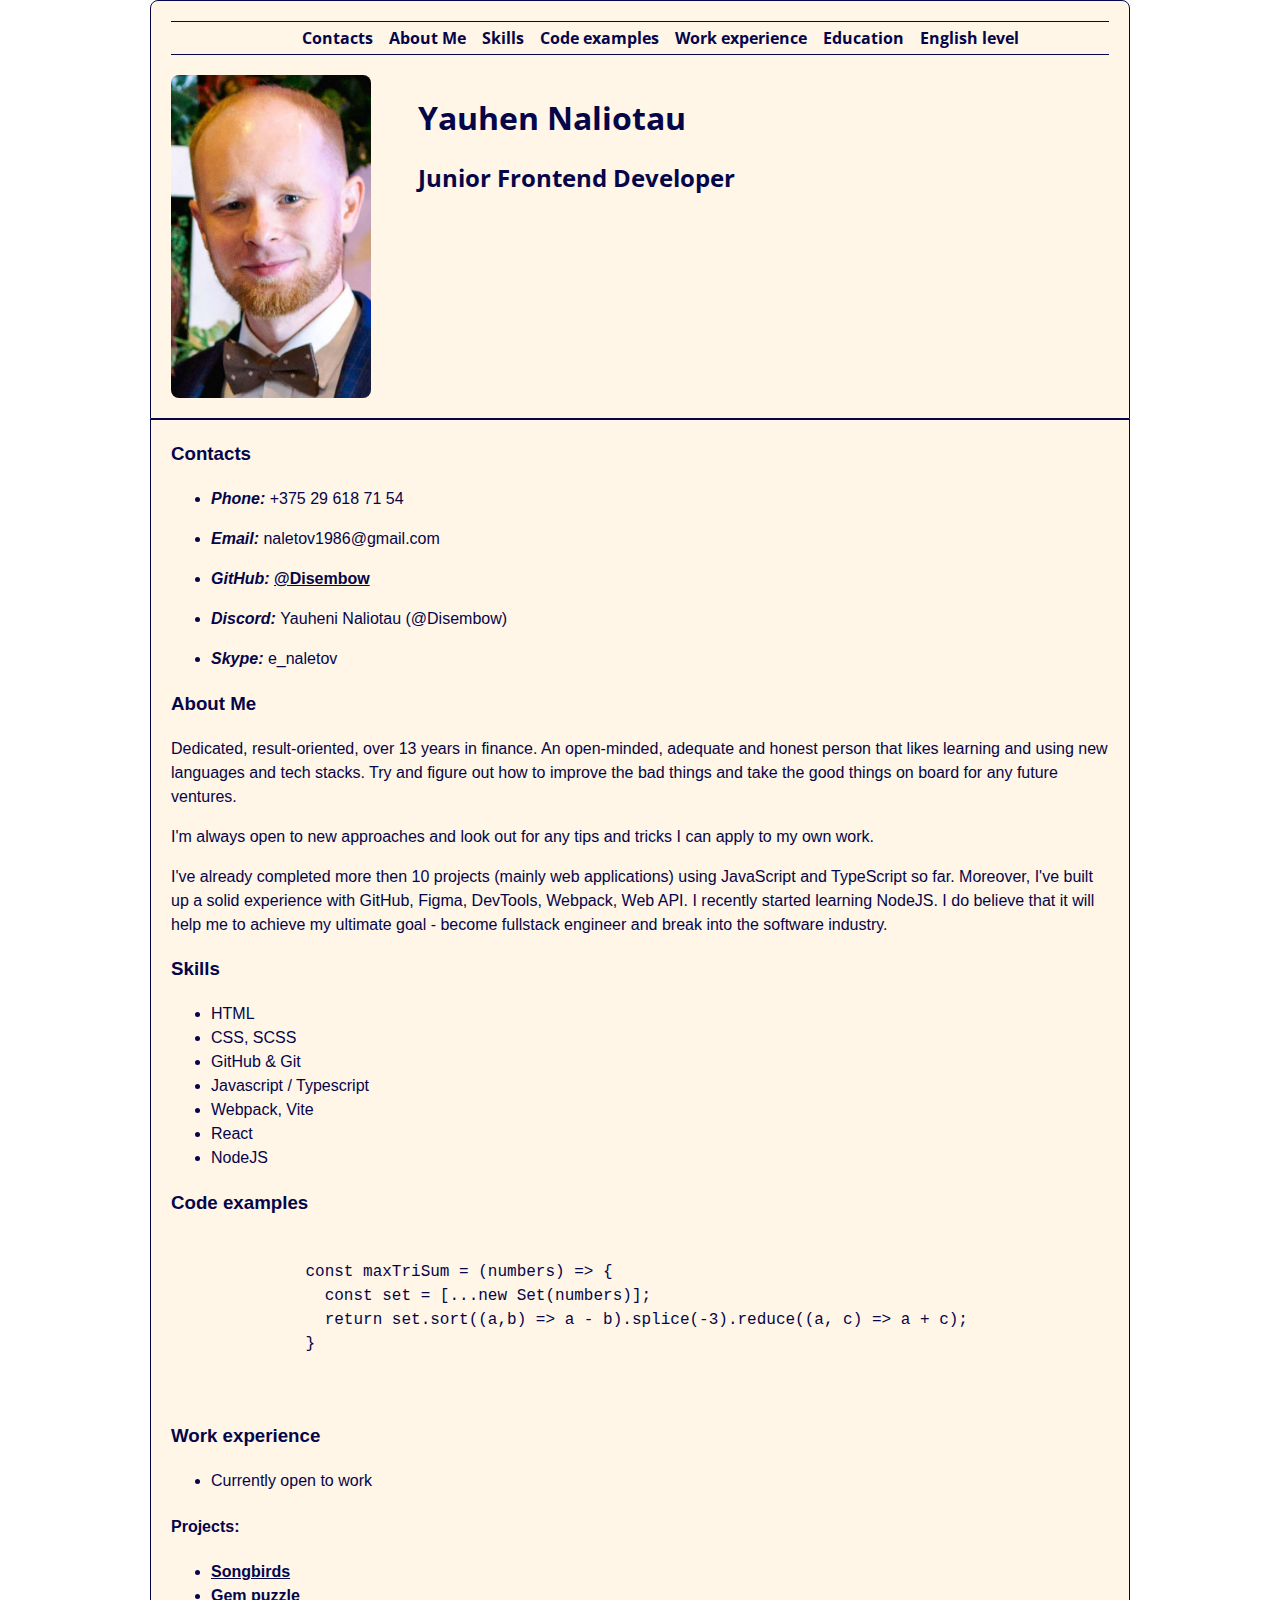
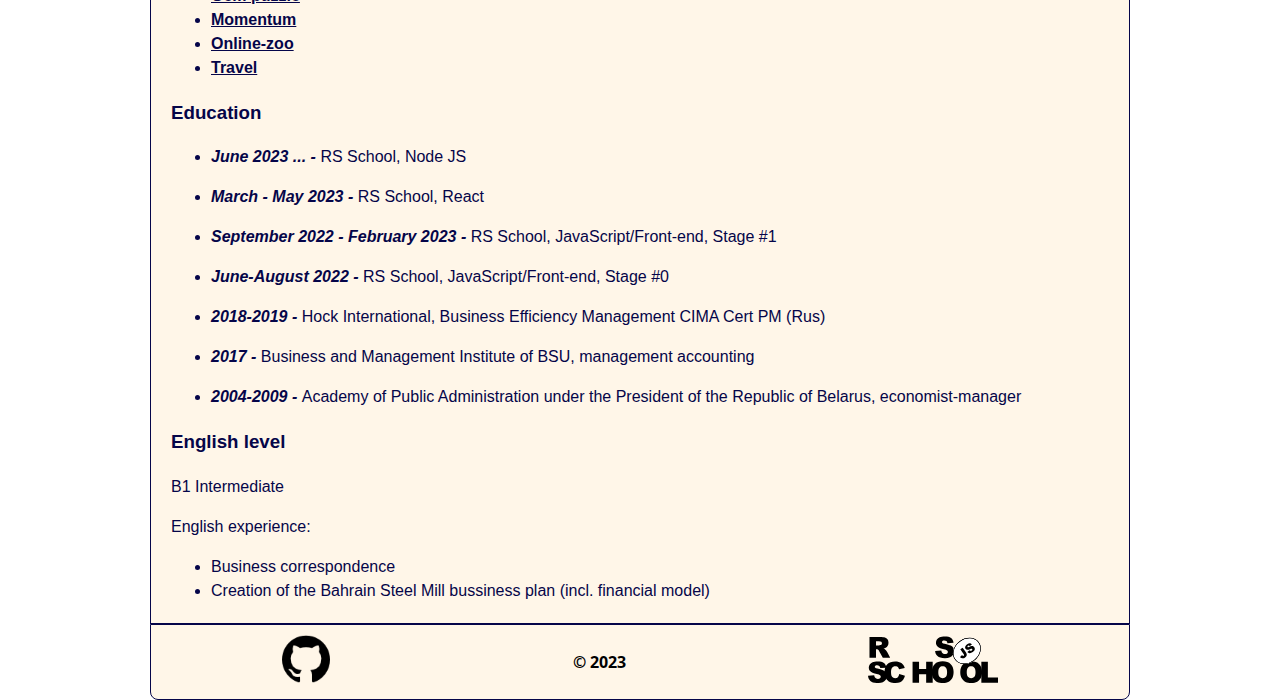
<file: index.html>
<!DOCTYPE html>
<html lang="en">
  <head>
    <meta charset="UTF-8">
    <meta http-equiv="X-UA-Compatible" content="IE=edge">
    <meta name="viewport" content="width=device-width, initial-scale=1.0">
    <link rel="stylesheet" href="style.css">
    <link rel="icon" href="./assets/img/icons8-cv-64x64.ico">
    <title>rsschool-html-cv</title>
  </head>
  <body>
    <header class="header">
      <div class="container">
        <nav class="nav">
          <ul class="nav-list">
            <li class="nav-item"><a href="#Contacts">Contacts</a></li>
            <li class="nav-item"><a href="#About-me">About Me</a></li>
            <li class="nav-item"><a href="#Skills">Skills</a></li>
            <li class="nav-item"><a href="#Code-examples">Code examples</a></li>
            <li class="nav-item"><a href="#Work-experience">Work experience</a></li>
            <li class="nav-item"><a href="#Education">Education</a></li>
            <li class="nav-item"><a href="#English-level">English level</a></li>
          </ul>
        </nav>
      </div>
      <div class="container">
        <div class="wrapper">
          <img class="photo" src="./assets/img/my-photo.png" alt="My photo" width="200">
          <div>
            <h1>Yauhen Naliotau</h1>
            <h2>Junior Frontend Developer</h2>
          </div>
        </div>
      </div>
    </header>

    <main class="main">
      <div class="container">
        <h3 id="Contacts">Contacts</h3>
        <ul>
          <li>
            <p>
              <span class="subtitle">Phone: </span>
              +375 29 618 71 54
            </p>
          </li>
          <li>
            <p><span class="subtitle">Email: </span>naletov1986@gmail.com</p>
          </li>
          <li>
            <p>
              <span class="subtitle">GitHub: </span>
              <a class="link" href="https://github.com/Disembow/">@Disembow</a>
            </p>
          </li>
          <li>
            <p>
              <span class="subtitle">Discord: </span>
              Yauheni Naliotau (@Disembow)
            </p>
          </li>
          <li>
            <p>
              <span class="subtitle">Skype: </span>
              e_naletov
            </p>
          </li>
        </ul>

        <article>
          <h3 id="About-me">About Me</h3>
          <p>
            Dedicated, result-oriented, over 13 years in finance. An open-minded, adequate and
            honest person that likes learning and using new languages and tech stacks. Try and
            figure out how to improve the bad things and take the good things on board for any
            future ventures.
          </p>
          <p>
            I'm always open to new approaches and look out for any tips and tricks I can apply to my
            own work.
          </p>
          <p>
            I've already completed more then 10 projects (mainly web applications) using JavaScript
            and TypeScript so far. Moreover, I've built up a solid experience with GitHub, Figma,
            DevTools, Webpack, Web API. I recently started learning NodeJS. I do believe that it
            will help me to achieve my ultimate goal - become fullstack engineer and break into the
            software industry.
          </p>
        </article>

        <section>
          <h3 id="Skills">Skills</h3>
          <ul>
            <li>HTML</li>
            <li>CSS, SCSS</li>
            <li>GitHub &amp; Git</li>
            <li>Javascript / Typescript</li>
            <li>Webpack, Vite</li>
            <li>React</li>
            <li>NodeJS</li>
          </ul>
        </section>

        <section>
          <h3 id="Code-examples">Code examples</h3>
          <pre>
            <code>
              const maxTriSum = (numbers) =&gt; {
                const set = [...new Set(numbers)];
                return set.sort((a,b) =&gt; a - b).splice(-3).reduce((a, c) =&gt; a + c);
              }
            </code>
          </pre>
        </section>

        <section>
          <h3 id="Work-experience">Work experience</h3>
          <ul>
            <li>Currently open to work</li>
          </ul>
          <h4>Projects:</h4>
          <ul>
            <li>
              <a
                class="link"
                href="https://rolling-scopes-school.github.io/disembow-JSFE2022Q3/songbird/"
                >Songbirds</a
              >
            </li>
            <li>
              <a
                class="link"
                href="https://rolling-scopes-school.github.io/disembow-JSFE2022Q3/gem-puzzle/src/"
                >Gem puzzle</a
              >
            </li>
            <li>
              <a
                class="link"
                href="https://rolling-scopes-school.github.io/disembow-JSFEPRESCHOOL2022Q2/momentum/"
                >Momentum</a
              >
            </li>
            <li>
              <a
                class="link"
                href="https://rolling-scopes-school.github.io/disembow-JSFE2022Q3/online-zoo/src/pages/main/index.html"
                >Online-zoo</a
              >
            </li>
            <li>
              <a
                class="link"
                href="https://rolling-scopes-school.github.io/disembow-JSFEPRESCHOOL2022Q2/travel/"
                >Travel</a
              >
            </li>
          </ul>
        </section>

        <section>
          <h3 id="Education">Education</h3>
          <ul>
            <li>
              <p><span class="subtitle">June 2023 ... - </span>RS School, Node JS</p>
            </li>
            <li>
              <p><span class="subtitle">March - May 2023 - </span>RS School, React</p>
            </li>
            <li>
              <p>
                <span class="subtitle">September 2022 - February 2023 - </span>RS School,
                JavaScript/Front-end, Stage #1
              </p>
            </li>
            <li>
              <p>
                <span class="subtitle">June-August 2022 - </span>RS School, JavaScript/Front-end,
                Stage #0
              </p>
            </li>
            <li>
              <p>
                <span class="subtitle">2018-2019 - </span>Hock International, Business Efficiency
                Management CIMA Cert PM (Rus)
              </p>
            </li>
            <li>
              <p>
                <span class="subtitle">2017 - </span>Business and Management Institute of BSU,
                management accounting
              </p>
            </li>
            <li>
              <p>
                <span class="subtitle">2004-2009 - </span>Academy of Public Administration under the
                President of the Republic of Belarus, economist-manager
              </p>
            </li>
          </ul>
        </section>

        <section>
          <h3 id="English-level">English level</h3>
          <p>B1 Intermediate</p>
          <p>English experience:</p>
          <ul>
            <li>Business correspondence</li>
            <li>Creation of the Bahrain Steel Mill bussiness plan (incl. financial model)</li>
          </ul>
        </section>
      </div>
    </main>

    <footer class="footer">
      <a class="github" href="https://github.com/Disembow/">
        <img src="./assets/img/github-logo-25231.png" alt="GitHub logo" height="48">
      </a>
      <p><b>&copy; 2023</b></p>
      <a class="github" href="https://rs.school/js-stage0/">
        <img src="./assets/img/rs_school_js.svg" alt="RS School logo" height="48">
      </a>
    </footer>
  </body>
</html>
</file>
<file: style.css>
@import url('https://fonts.googleapis.com/css2?family=Open+Sans:ital,wght@0,300;0,400;0,500;0,600;0,700;1,500&display=swap');

:root {
  --main-font-color: #050549;
  --header-background-color: #fff6e8;
  --main-background-color: #fff6e8;
  --footer-background-color: #fff6e8;
}

* {
  box-sizing: border-box;
}

html {
  scroll-behavior: smooth;
}

body {
  max-width: 980px;
  font-size: 16px;
  font-family: Open Sans, Verdana, sans-serif;
  color: var(--main-font-color);
  margin: 0 auto;
}

.header {
  border: 0.5px solid var(--main-font-color);
  background-color: var(--header-background-color);
  color: var(--main-font-color);
  border-radius: 8px 8px 0 0;
}

.photo {
  border-radius: 8px;
}

.wrapper {
  display: flex;
  gap: 5%;
}

.main {
  background-color: var(--main-background-color);
  border: 0.5px solid var(--main-font-color);
  font-family: Verdana, sans-serif;
  line-height: 1.5;
}

.footer {
  padding: 10px;
  color: #000000;
  background-color: var(--footer-background-color);
  border: 0.5px solid var(--main-font-color);
  display: flex;
  flex-direction: row;
  justify-content: space-around;
  align-items: center;
  border-radius: 0 0 8px 8px;
}

@media (max-width: 767px) {
  .footer img {
    height: 30px;
  }
  .footer p {
    font-size: 10px;
  }
}

.subtitle {
  font-style: italic;
  font-weight: 600;
}

.container {
  max-width: 1440px;
  margin: 20px;
}

.nav {
  font-weight: 700;
}

.nav-list {
  display: flex;
  flex-direction: row;
  text-align: center;
  justify-content: center;
  gap: 16px;
  list-style: none;
  border-top: 1px solid var(--main-font-color);
  border-bottom: 1px solid var(--main-font-color);
}

.nav-item:hover {
  text-decoration: underline;
  transition: 0.3s;
}

.nav-item {
  margin: 5px 0;
  transition: 0.3s;
}

.nav-item a {
  text-decoration: none;
  color: var(--main-font-color);
}

.link {
  text-decoration: underline;
  color: var(--main-font-color);
  font-weight: 600;
}

.github {
  transition: transform 0.2s;
}

.github:hover {
  transform: scale(1.03);
  transition: transform 0.2s;
}
</file>
